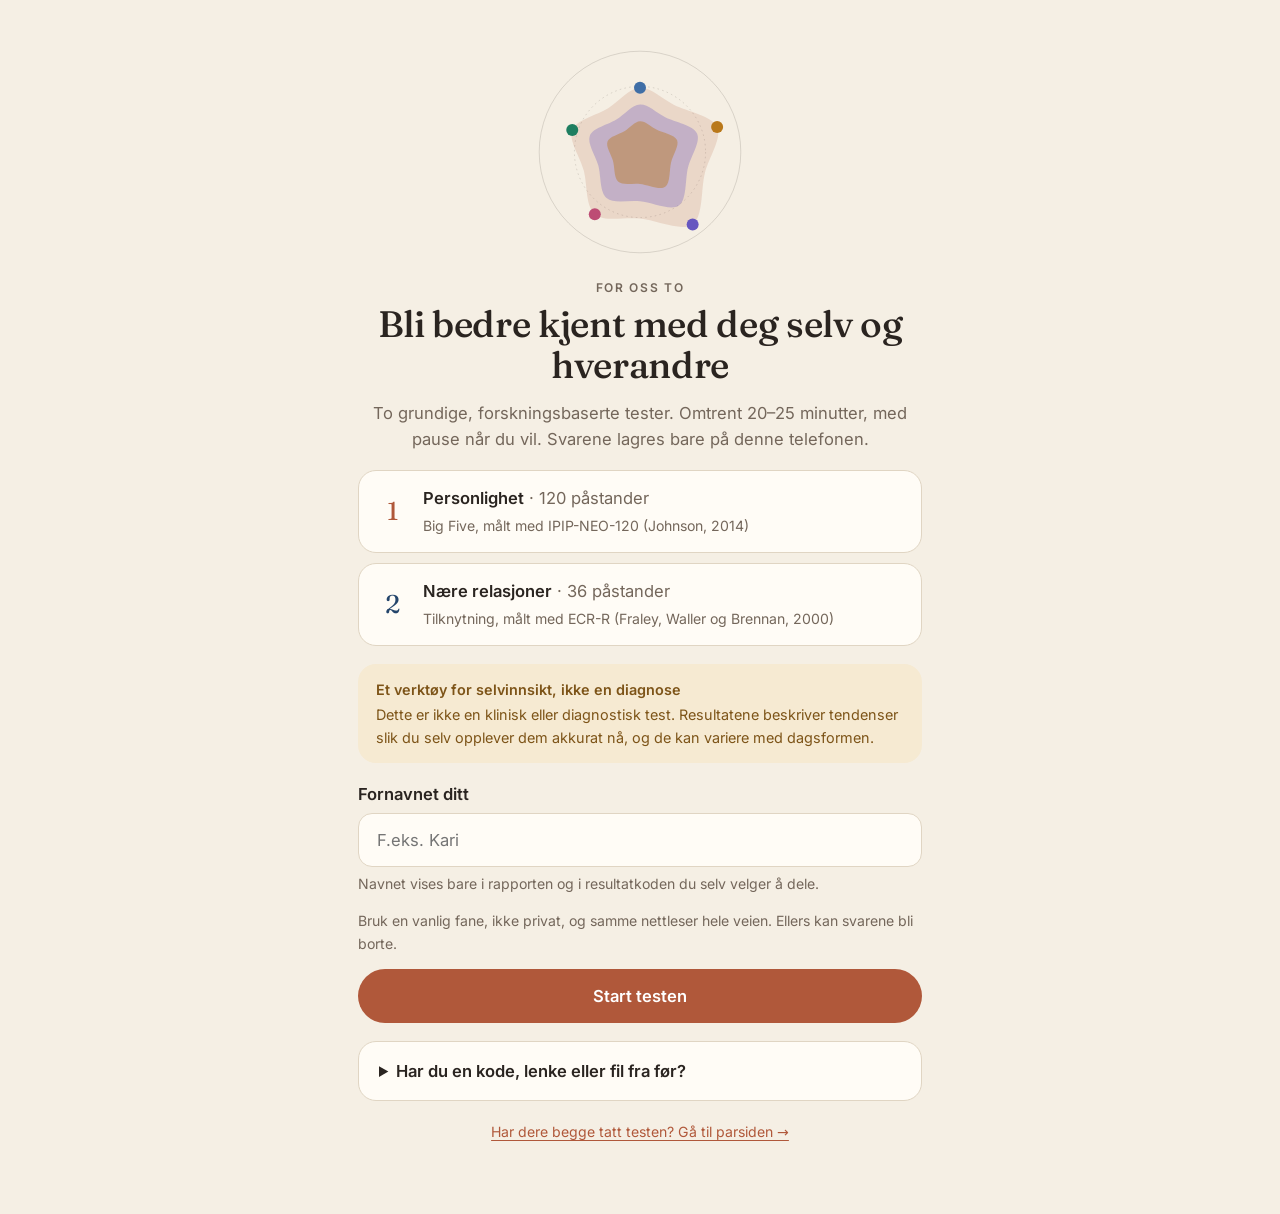
<file: index.html>
<!doctype html>
<html lang="no">
<head>
  <meta charset="utf-8">
  <meta name="robots" content="noindex, nofollow">
  <meta name="viewport" content="width=device-width, initial-scale=1, viewport-fit=cover">
  <meta name="theme-color" content="#f6f3ee">
  <title>Personlighetstest</title>
  <link rel="stylesheet" href="css/stil.css?v=2">
</head>
<body>
<main class="side" id="app">

  <!-- Vises bare når nettleseren ikke lagrer svarene -->
  <div id="lagre-varsel" class="forbehold skjult" role="alert">
    <strong>Nettleseren lagrer ikke svarene dine</strong>
    Lukker du siden, er de borte. Åpne siden i en vanlig fane, eller ta vare på lenken når du er ferdig.
  </div>

  <!-- 1. Forside -->
  <section id="vis-start">
    <div class="hero-figur" id="forside-figur" aria-hidden="true"></div>
    <p class="overlinje sentrert">For oss to</p>
    <h1 class="sentrert" style="font-size:2.3rem">Bli bedre kjent med deg selv og hverandre</h1>
    <p class="sentrert svak">To grundige, forskningsbaserte tester. Omtrent 20–25 minutter, med pause når du vil. Svarene lagres bare på denne telefonen.</p>

    <div class="deler">
      <div class="del-kort"><span class="del-nr">1</span><p><strong>Personlighet</strong> <span class="svak">· 120 påstander</span><br>
      <span class="svak liten">Big Five, målt med IPIP-NEO-120 (Johnson, 2014)</span></p></div>
      <div class="del-kort"><span class="del-nr" style="color:var(--serie-1)">2</span><p><strong>Nære relasjoner</strong> <span class="svak">· 36 påstander</span><br>
      <span class="svak liten">Tilknytning, målt med ECR-R (Fraley, Waller og Brennan, 2000)</span></p></div>
    </div>

    <div class="forbehold">
      <strong>Et verktøy for selvinnsikt, ikke en diagnose</strong>
      Dette er ikke en klinisk eller diagnostisk test. Resultatene beskriver tendenser slik du selv opplever dem akkurat nå, og de kan variere med dagsformen.
    </div>

    <div id="fortsett-boks" class="kort skjult">
      <p style="margin-bottom:10px"><strong>Du har en test på gang.</strong><br><span class="svak" id="fortsett-tekst"></span></p>
      <div class="knapper">
        <button class="knapp" id="knapp-fortsett">Fortsett der du slapp</button>
        <button class="knapp sekundar" id="knapp-start-pa-nytt">Start på nytt</button>
      </div>
    </div>

    <div id="ferdig-boks" class="kort skjult">
      <p style="margin-bottom:10px"><strong>Du har tatt testen.</strong></p>
      <div class="knapper">
        <a class="knapp" id="lenke-se-resultat" href="resultat.html">Se resultatet ditt</a>
        <button class="knapp sekundar" id="knapp-ta-vare">Ta vare på resultatet</button>
        <button class="knapp sekundar" id="knapp-ta-pa-nytt">Ta testen på nytt</button>
      </div>
    </div>

    <div id="ny-boks">
      <label for="navn">Fornavnet ditt</label>
      <input type="text" id="navn" autocomplete="given-name" maxlength="30" placeholder="F.eks. Kari">
      <p class="svak liten" style="margin-top:6px">Navnet vises bare i rapporten og i resultatkoden du selv velger å dele.</p>
      <p class="svak liten">Bruk en vanlig fane, ikke privat, og samme nettleser hele veien. Ellers kan svarene bli borte.</p>
      <div class="knapper">
        <button class="knapp" id="knapp-start">Start testen</button>
      </div>
    </div>

    <details id="hent-boks" class="kort hent">
      <summary>Har du en kode, lenke eller fil fra før?</summary>
      <label for="hent-kode">Lim inn koden eller lenken</label>
      <textarea id="hent-kode" rows="3" autocomplete="off" autocapitalize="off" spellcheck="false" placeholder="F.eks. 1a7c…-Kari"></textarea>
      <p class="feilmelding" id="hent-feil" aria-live="polite"></p>
      <p id="hent-husk-rad" class="hent-husk"><label><input type="checkbox" id="hent-husk"> Dette er mitt resultat. Husk det i denne nettleseren.</label></p>
      <div class="knapper">
        <button class="knapp" id="knapp-hent">Åpne resultatet</button>
        <label class="knapp sekundar" for="hent-fil">Velg lagret fil</label>
        <input type="file" id="hent-fil" class="skjult-felt" accept=".txt,text/plain">
      </div>
    </details>

    <p class="sentrert liten" style="margin-top:20px"><a href="par.html">Har dere begge tatt testen? Gå til parsiden →</a></p>
    <p class="sentrert liten svak" id="demo-lenker"></p>
  </section>

  <!-- 2. Innledning til en del -->
  <section id="vis-intro" class="skjult">
    <div class="fremdrift"><div class="fremdrift-spor"><div class="fremdrift-fyll" id="intro-fyll"></div></div></div>
    <p class="intro-tall" id="intro-tall" aria-hidden="true"></p>
    <p class="overlinje" id="intro-del"></p>
    <h1 id="intro-tittel"></h1>
    <p id="intro-instruks" class="svak" style="font-size:1.05rem"></p>
    <div class="knapper"><button class="knapp" id="knapp-intro-videre">Start</button></div>
    <div class="navigasjon"><button class="knapp lenke" id="knapp-intro-tilbake">← Tilbake</button><span></span></div>
  </section>

  <!-- 3. Én påstand om gangen -->
  <section id="vis-sporsmal" class="skjult">
    <div class="fremdrift">
      <div class="fremdrift-tekst"><span id="fremdrift-del"></span><span id="fremdrift-tall"></span></div>
      <div class="fremdrift-spor"><div class="fremdrift-fyll" id="fremdrift-fyll"></div></div>
      <p class="oppmuntring" id="oppmuntring" aria-live="polite"></p>
    </div>
    <p class="pastand" id="pastand" aria-live="polite"></p>
    <div id="svarvalg"></div>
    <div class="navigasjon">
      <button class="knapp lenke" id="knapp-tilbake">← Forrige</button>
      <button class="knapp lenke" id="knapp-pause">Ta pause</button>
    </div>
  </section>

  <!-- 4. Ferdig -->
  <section id="vis-ferdig" class="skjult">
    <div class="hero-figur" id="ferdig-figur" aria-hidden="true"></div>
    <div class="sentrert"><p class="overlinje">Ferdig</p><h1>Takk, <span id="ferdig-navn"></span>!</h1></div>
    <p>Du har svart på alle 156 påstandene. Resultatet ditt er klart.</p>
    <div id="lagre-boks" class="kort uthevet"></div>
    <div class="knapper"><a class="knapp" id="lenke-resultat" href="resultat.html">Se resultatet ditt</a></div>

    <h2>Del med partneren din</h2>
    <p class="svak">Denne koden er hele resultatet ditt, i komprimert form. Den inneholder ikke svarene dine på enkeltpåstander. Den forlater bare telefonen hvis du selv sender den.</p>
    <p class="kode" id="resultatkode"></p>
    <div class="knapper">
      <button class="knapp sekundar" id="knapp-kopier-kode">Kopier koden</button>
      <button class="knapp sekundar" id="knapp-del-lenke">Del lenke til resultatet</button>
    </div>
    <p class="svak liten" id="kopier-melding" aria-live="polite"></p>
  </section>

  <noscript><p>Denne siden trenger JavaScript.</p></noscript>
</main>

<script src="data/ipip-neo-120.js"></script>
<script src="data/ecr-r.js"></script>
<script src="js/skaring.js"></script>
<script src="js/kode.js?v=2"></script>
<script src="js/lagring.js?v=2"></script>
<script src="js/del.js?v=2"></script>
<script src="js/testdata.js"></script>
<script src="js/diagrammer.js"></script>
<script src="js/testflyt.js?v=2"></script>
</body>
</html>
</file>
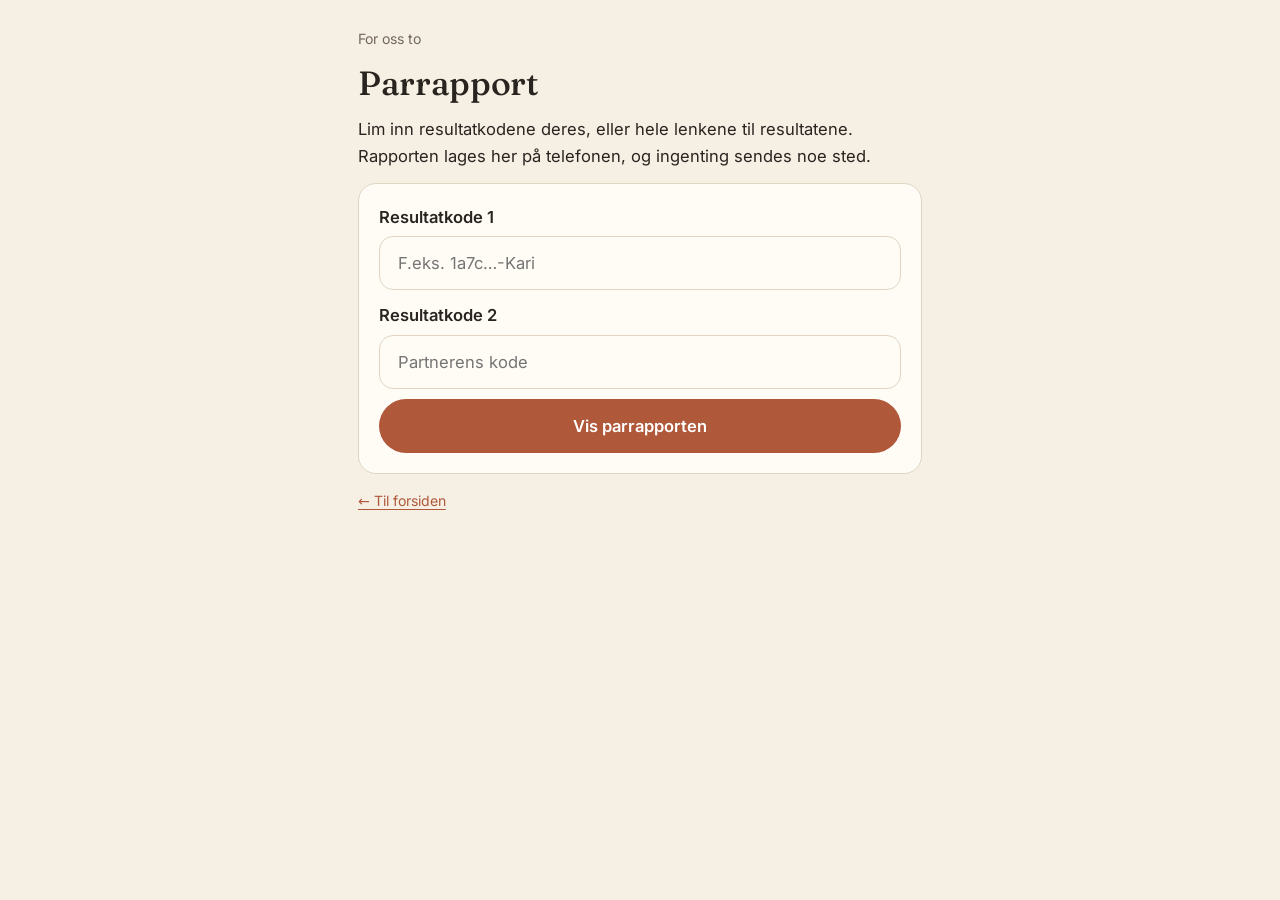
<file: par.html>
<!doctype html>
<html lang="no">
<head>
  <meta charset="utf-8">
  <meta name="robots" content="noindex, nofollow">
  <meta name="viewport" content="width=device-width, initial-scale=1">
  <meta name="theme-color" content="#f6f3ee">
  <title>Parrapport</title>
  <link rel="stylesheet" href="css/stil.css?v=2">
</head>
<body>
<main class="side rapport">

  <!-- Legg inn kodene -->
  <section id="vis-inndata" class="skjult">
    <p class="svak liten">For oss to</p>
    <h1>Parrapport</h1>
    <p>Lim inn resultatkodene deres, eller hele lenkene til resultatene. Rapporten lages her på telefonen, og ingenting sendes noe sted.</p>
    <div class="kort">
      <label for="kode1">Resultatkode 1</label>
      <input type="text" id="kode1" autocomplete="off" autocapitalize="off" spellcheck="false" placeholder="F.eks. 1a7c…-Kari">
      <p class="feilmelding" id="feil1" aria-live="polite"></p>
      <label for="kode2" style="margin-top:12px">Resultatkode 2</label>
      <input type="text" id="kode2" autocomplete="off" autocapitalize="off" spellcheck="false" placeholder="Partnerens kode">
      <p class="feilmelding" id="feil2" aria-live="polite"></p>
      <div class="knapper"><button class="knapp" id="knapp-vis">Vis parrapporten</button></div>
    </div>
    <p class="svak liten" id="egen-kode-info"></p>
    <p class="liten"><a href="index.html">← Til forsiden</a></p>
    <p class="liten svak skjult" id="demo-par">Demo: <a href="#" id="lenke-demo-par">vis parrapporten for de fiktive personene Ingrid og Erik</a></p>
  </section>

  <!-- Selve rapporten -->
  <div id="vis-rapport" class="skjult"></div>
</main>

<script src="data/ipip-neo-120.js"></script>
<script src="data/ecr-r.js"></script>
<script src="data/tolkninger.js"></script>
<script src="data/par-tekster.js"></script>
<script src="js/skaring.js"></script>
<script src="js/kode.js?v=2"></script>
<script src="js/tolkning.js"></script>
<script src="js/paranalyse.js"></script>
<script src="data/portretter.js"></script>
<script src="js/portrett.js"></script>
<script src="js/diagrammer.js"></script>
<script src="js/lagring.js?v=2"></script>
<script src="js/del.js?v=2"></script>
<script src="js/testdata.js"></script>
<script src="js/parrapport.js"></script>
</body>
</html>
</file>
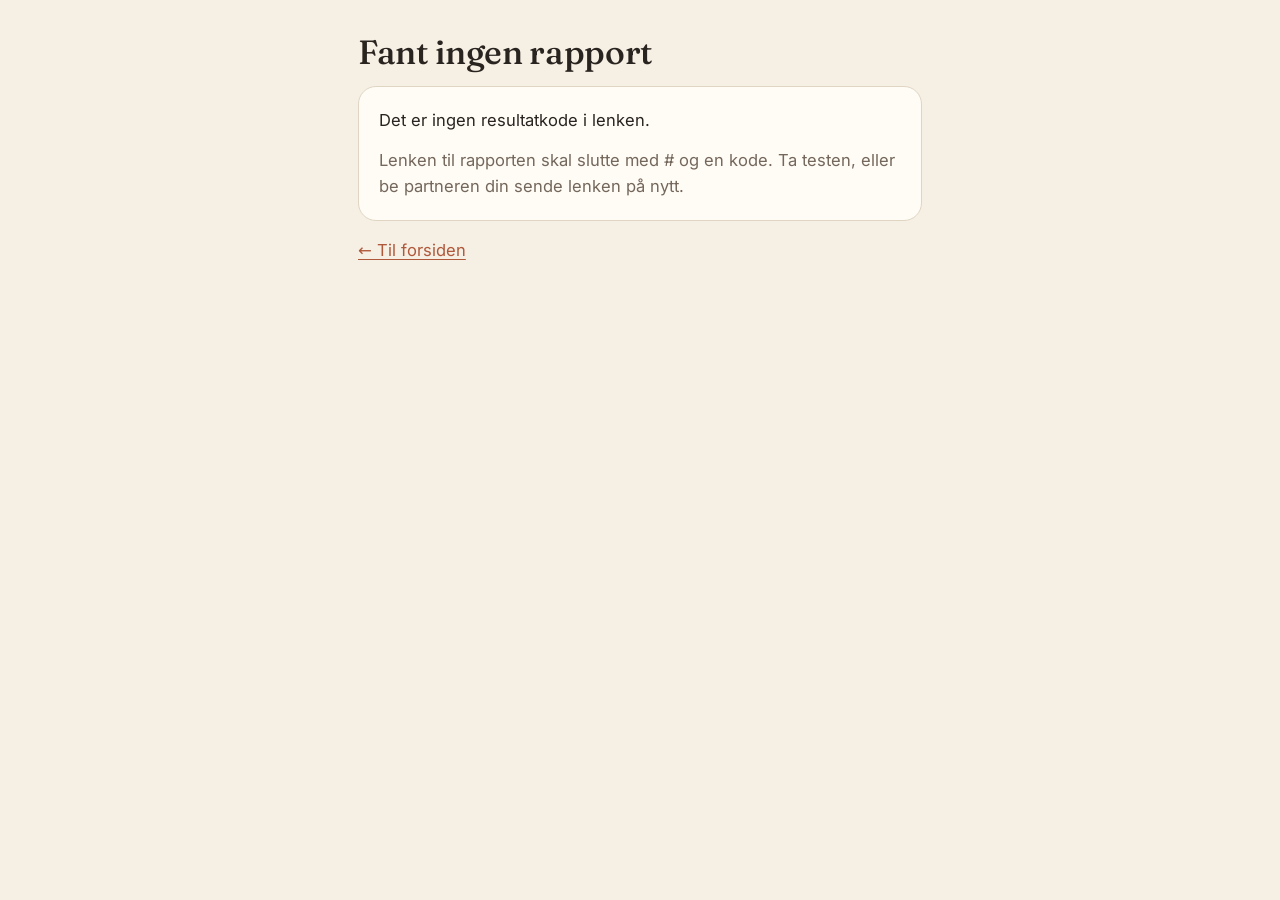
<file: resultat.html>
<!doctype html>
<html lang="no">
<head>
  <meta charset="utf-8">
  <meta name="robots" content="noindex, nofollow">
  <meta name="viewport" content="width=device-width, initial-scale=1">
  <meta name="theme-color" content="#f6f3ee">
  <title>Personlig rapport</title>
  <link rel="stylesheet" href="css/stil.css?v=2">
</head>
<body>
<main class="side rapport" id="rapport">
  <p class="svak">Laster rapporten …</p>
</main>

<script src="data/ipip-neo-120.js"></script>
<script src="data/ecr-r.js"></script>
<script src="data/tolkninger.js"></script>
<script src="js/skaring.js"></script>
<script src="js/kode.js?v=2"></script>
<script src="js/tolkning.js"></script>
<script src="data/portretter.js"></script>
<script src="js/portrett.js"></script>
<script src="js/diagrammer.js"></script>
<script src="js/del.js?v=2"></script>
<script src="js/rapport.js?v=2"></script>
</body>
</html>
</file>
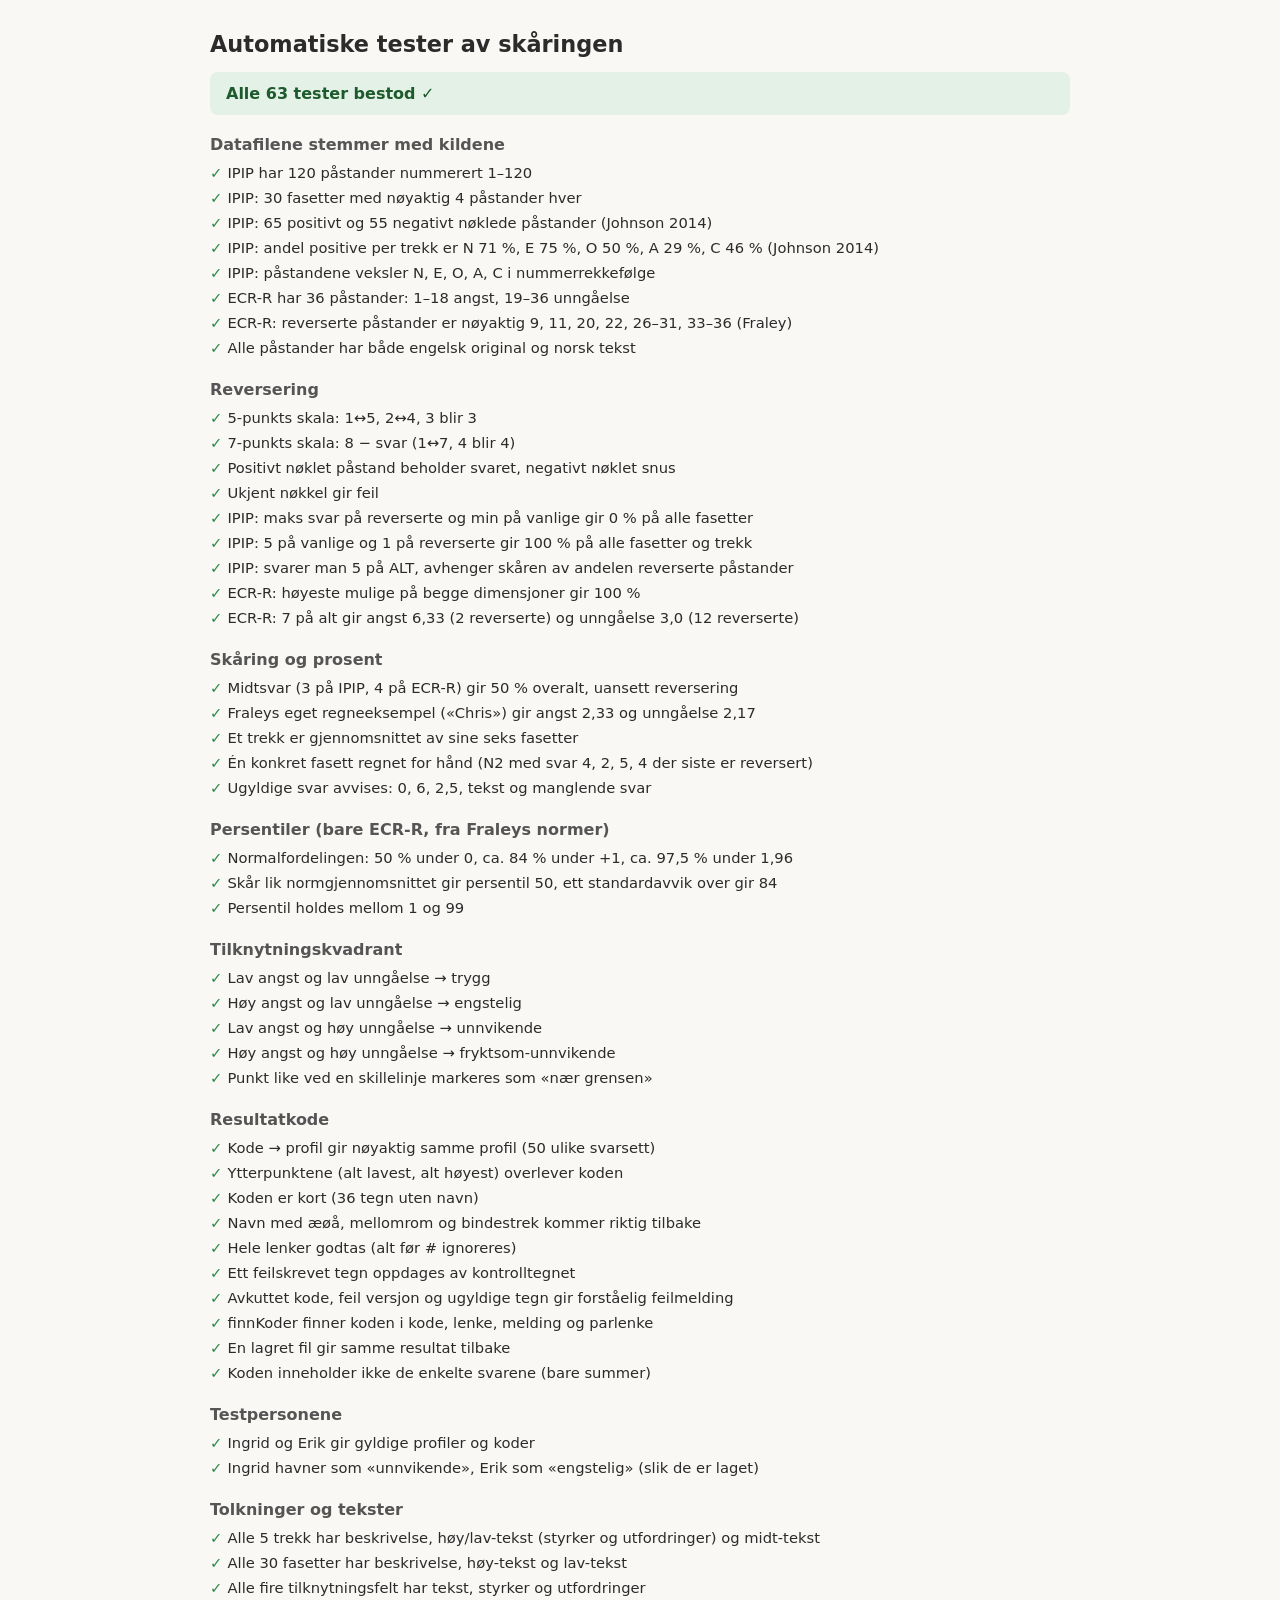
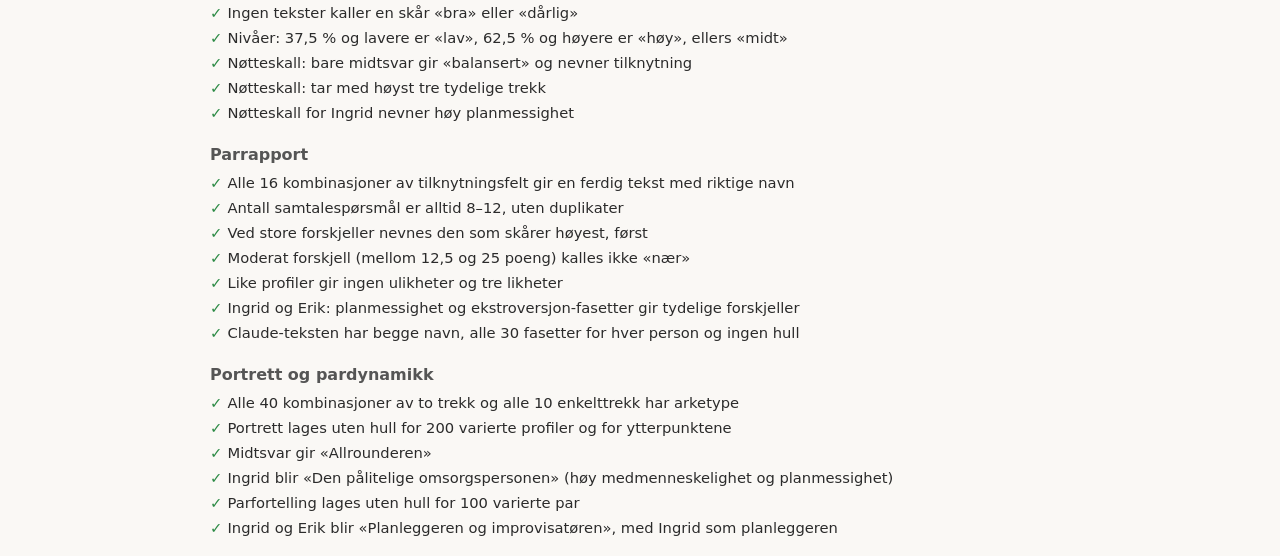
<file: tester.html>
<!doctype html>
<html lang="no">
<head>
  <meta charset="utf-8">
  <meta name="robots" content="noindex, nofollow">
  <meta name="viewport" content="width=device-width, initial-scale=1">
  <title>Tester – Personlighetstest</title>
  <style>
    body { font-family: system-ui, sans-serif; max-width: 860px; margin: 0 auto; padding: 16px; background: #faf8f5; color: #2b2b2b; }
    h1 { font-size: 1.4rem; }
    #oppsummering { padding: 12px 16px; border-radius: 8px; font-weight: 600; margin-bottom: 16px; }
    .alt-ok { background: #e3f1e6; color: #1d5a2c; }
    .noe-feil { background: #f8e1e1; color: #8a1f1f; }
    h2 { font-size: 1rem; margin: 20px 0 6px; color: #555; }
    .test { padding: 4px 0; font-size: .92rem; }
    .ok::before { content: "✓ "; color: #2c8a45; font-weight: 700; }
    .feil::before { content: "✗ "; color: #c0392b; font-weight: 700; }
    .feil { color: #8a1f1f; }
    .detalj { display: block; margin-left: 1.3em; color: #8a1f1f; font-family: ui-monospace, monospace; font-size: .82rem; }
  </style>
</head>
<body>
  <h1>Automatiske tester av skåringen</h1>
  <div id="oppsummering">Kjører …</div>
  <div id="resultater"></div>

  <script src="data/ipip-neo-120.js"></script>
  <script src="data/ecr-r.js"></script>
  <script src="js/skaring.js"></script>
  <script src="js/kode.js?v=2"></script>
  <script src="data/tolkninger.js"></script>
  <script src="js/tolkning.js"></script>
  <script src="data/par-tekster.js"></script>
  <script src="js/paranalyse.js"></script>
  <script src="data/portretter.js"></script>
  <script src="js/portrett.js"></script>
  <script src="js/testdata.js"></script>
  <script src="js/del.js?v=2"></script>
  <script src="js/tester.js?v=2"></script>
</body>
</html>
</file>
<file: css/stil.css>
/* stil.css – felles utseende for alle sidene.
   Retning: «magasin» (varmt papir, serif-overskrifter, luft) + farge per trekk og et personlig fingeravtrykk.
   Alle farger er samlet øverst som variabler. Mørk modus slår seg på automatisk. */

/* ---------- Skrifter (lagret i prosjektet, lisens: SIL OFL, se fonts/) ---------- */
@font-face { font-family: "Fraunces"; src: url("../fonts/fraunces-400.woff2") format("woff2"); font-weight: 400; font-style: normal; font-display: swap; }
@font-face { font-family: "Fraunces"; src: url("../fonts/fraunces-500.woff2") format("woff2"); font-weight: 500 700; font-style: normal; font-display: swap; }
@font-face { font-family: "Fraunces"; src: url("../fonts/fraunces-400-italic.woff2") format("woff2"); font-weight: 400; font-style: italic; font-display: swap; }
@font-face { font-family: "Inter"; src: url("../fonts/inter-400.woff2") format("woff2"); font-weight: 400; font-display: swap; }
@font-face { font-family: "Inter"; src: url("../fonts/inter-500.woff2") format("woff2"); font-weight: 500; font-display: swap; }
@font-face { font-family: "Inter"; src: url("../fonts/inter-600.woff2") format("woff2"); font-weight: 600 700; font-display: swap; }

:root {
  --serif: "Fraunces", Georgia, "Times New Roman", serif;
  --sans: "Inter", system-ui, -apple-system, "Segoe UI", Roboto, sans-serif;

  --bakgrunn: #f5efe4;
  --flate: #fffcf6;
  --flate-2: #ebe2d3;
  --tekst: #2a2420;
  --tekst-svak: #74675b;
  --linje: #e0d5c3;
  --aksent: #b0583a;            /* leire */
  --aksent-tekst: #ffffff;
  --aksent-svak: #f3e2d7;
  --varsel: #7d5418;
  --varsel-bg: #f6ead2;
  --radius: 18px;

  /* Én farge per trekk */
  --t-N: #3f6ea6; --t-N-svak: #e2eaf4;
  --t-E: #b9781a; --t-E-svak: #f6e8cf;
  --t-O: #6656c0; --t-O-svak: #e9e6f8;
  --t-A: #bd4c74; --t-A-svak: #f7e3ea;
  --t-C: #1e7e60; --t-C-svak: #dcefe6;
  --t-tk: #8a5a3c; --t-tk-svak: #f1e4da;

  /* To personer i parrapporten */
  --serie-0: #b0583a;
  --serie-1: #24456b;

  --felt-trygg: rgba(30, 126, 96, .10);
  --felt-annet: rgba(120, 100, 80, .05);
  --nivaa-hoy: #e7ddd0; --nivaa-hoy-tekst: #4a3d33;
  --nivaa-lav: #e7ddd0; --nivaa-lav-tekst: #4a3d33;
  --nivaa-midt: #e7ddd0; --nivaa-midt-tekst: #4a3d33;
}

@media (prefers-color-scheme: dark) {
  :root:not([data-theme="light"]) {
    --bakgrunn: #1b1815; --flate: #25211d; --flate-2: #332d28; --tekst: #f0e9de; --tekst-svak: #ada092;
    --linje: #3d3630; --aksent: #e3906d; --aksent-tekst: #1b1815; --aksent-svak: #3d2a21;
    --varsel: #e8c486; --varsel-bg: #352a19;
    --t-N: #86ace0; --t-N-svak: #222f3e; --t-E: #e3b25e; --t-E-svak: #3a2e19;
    --t-O: #aba0f2; --t-O-svak: #2b2742; --t-A: #e88fb0; --t-A-svak: #3c2430;
    --t-C: #64c7a1; --t-C-svak: #1c372d; --t-tk: #d9a07c; --t-tk-svak: #3a2a20;
    --serie-0: #e3906d; --serie-1: #8fb3e0;
    --felt-trygg: rgba(100, 199, 161, .12); --felt-annet: rgba(255, 255, 255, .03);
    --nivaa-hoy: #3a332d; --nivaa-hoy-tekst: #e2d8cb; --nivaa-lav: #3a332d; --nivaa-lav-tekst: #e2d8cb;
    --nivaa-midt: #3a332d; --nivaa-midt-tekst: #e2d8cb;
  }
}
:root[data-theme="dark"] {
  --bakgrunn: #1b1815; --flate: #25211d; --flate-2: #332d28; --tekst: #f0e9de; --tekst-svak: #ada092;
  --linje: #3d3630; --aksent: #e3906d; --aksent-tekst: #1b1815; --aksent-svak: #3d2a21;
  --varsel: #e8c486; --varsel-bg: #352a19;
  --t-N: #86ace0; --t-N-svak: #222f3e; --t-E: #e3b25e; --t-E-svak: #3a2e19;
  --t-O: #aba0f2; --t-O-svak: #2b2742; --t-A: #e88fb0; --t-A-svak: #3c2430;
  --t-C: #64c7a1; --t-C-svak: #1c372d; --t-tk: #d9a07c; --t-tk-svak: #3a2a20;
  --serie-0: #e3906d; --serie-1: #8fb3e0;
  --felt-trygg: rgba(100, 199, 161, .12); --felt-annet: rgba(255, 255, 255, .03);
  --nivaa-hoy: #3a332d; --nivaa-hoy-tekst: #e2d8cb; --nivaa-lav: #3a332d; --nivaa-lav-tekst: #e2d8cb;
  --nivaa-midt: #3a332d; --nivaa-midt-tekst: #e2d8cb;
}

/* Trekkfargen velges med en klasse: .t-N, .t-E … */
.t-N { --t: var(--t-N); --t-svak: var(--t-N-svak); }
.t-E { --t: var(--t-E); --t-svak: var(--t-E-svak); }
.t-O { --t: var(--t-O); --t-svak: var(--t-O-svak); }
.t-A { --t: var(--t-A); --t-svak: var(--t-A-svak); }
.t-C { --t: var(--t-C); --t-svak: var(--t-C-svak); }
.t-tk { --t: var(--t-tk); --t-svak: var(--t-tk-svak); }

/* ---------- Grunnlag ---------- */
* { box-sizing: border-box; }
html { -webkit-text-size-adjust: 100%; }
body {
  margin: 0; background: var(--bakgrunn); color: var(--tekst);
  font-family: var(--sans); font-size: 16.5px; line-height: 1.6;
  -webkit-font-smoothing: antialiased;
}
.side { max-width: 600px; margin: 0 auto; padding: 28px 18px 56px; min-height: 100vh; min-height: 100dvh; display: flex; flex-direction: column; }
h1, h2, h3 { font-family: var(--serif); font-weight: 500; letter-spacing: -.01em; }
h1 { font-size: 2.1rem; line-height: 1.12; margin: 6px 0 14px; }
h2 { font-size: 1.45rem; line-height: 1.2; margin: 28px 0 10px; }
h3 { font-size: 1.1rem; margin: 18px 0 6px; }
p { margin: 0 0 14px; }
.svak { color: var(--tekst-svak); }
.liten { font-size: .88rem; }
a { color: var(--aksent); text-underline-offset: 3px; }
em { font-style: italic; }

.overlinje { font-size: .75rem; font-weight: 600; letter-spacing: .14em; text-transform: uppercase; color: var(--tekst-svak); margin: 0 0 6px; }
.kapittel { display: flex; align-items: baseline; gap: 12px; margin: 44px 0 14px; padding-top: 18px; border-top: 1px solid var(--linje); }
.kapittel-nr { font-family: var(--serif); font-size: .95rem; color: var(--aksent); }
.kapittel h2 { margin: 0; }

.kort { background: var(--flate); border: 1px solid var(--linje); border-radius: var(--radius); padding: 20px; margin-bottom: 16px; }
.kort.uthevet { background: var(--aksent-svak); border-color: transparent; }
.kort.uthevet p:last-child { margin-bottom: 0; }
.kort-tittel { margin: 0 0 8px; }
.forbehold { background: var(--varsel-bg); color: var(--varsel); border-radius: var(--radius); padding: 14px 18px; font-size: .9rem; margin: 18px 0; }
.forbehold strong { display: block; margin-bottom: 2px; }

.sitat { font-family: var(--serif); font-style: italic; font-size: 1.3rem; line-height: 1.45; margin: 18px 0; padding-left: 16px; border-left: 3px solid var(--aksent); }

/* ---------- Knapper og skjema ---------- */
.knapp {
  display: inline-flex; align-items: center; justify-content: center; gap: 8px;
  width: 100%; min-height: 54px; padding: 12px 22px; border-radius: 999px; border: 1px solid transparent;
  background: var(--aksent); color: var(--aksent-tekst); font: inherit; font-weight: 600;
  cursor: pointer; text-decoration: none; transition: transform .08s ease, opacity .15s ease, background .15s ease;
}
.knapp:active { transform: scale(.98); }
.knapp.sekundar { background: transparent; color: var(--tekst); border-color: var(--linje); }
.knapp.lenke { background: none; border: none; color: var(--tekst-svak); min-height: 44px; width: auto; padding: 8px 4px; font-weight: 500; }
.knapper { display: grid; gap: 10px; margin-top: 10px; }
input[type="text"] {
  width: 100%; min-height: 54px; padding: 12px 18px; font: inherit; border-radius: 14px;
  border: 1px solid var(--linje); background: var(--flate); color: var(--tekst);
}
input[type="text"]:focus, .knapp:focus-visible, .svar:focus-visible, summary:focus-visible { outline: 3px solid var(--aksent-svak); outline-offset: 2px; }
label { display: block; font-weight: 600; margin-bottom: 6px; }
.feilmelding { color: #b4442f; font-size: .88rem; margin: 6px 0 0; }
.feilmelding:empty { display: none; }

/* Hent et lagret resultat på forsiden */
.hent { margin-top: 18px; padding: 16px 20px; }
.hent summary { cursor: pointer; font-weight: 600; }
.hent[open] summary { margin-bottom: 14px; }
.hent textarea { width: 100%; padding: 12px 18px; font: inherit; border-radius: 14px; border: 1px solid var(--linje); background: var(--bakgrunn); color: var(--tekst); resize: vertical; }
.hent textarea:focus, .skjult-felt:focus-visible { outline: 3px solid var(--aksent-svak); outline-offset: 2px; }
.hent .knapp { margin-bottom: 0; }
.hent-husk { margin: 10px 0 0; }
.hent-husk label { display: flex; gap: 10px; align-items: flex-start; font-weight: 400; }
.hent-husk input { width: 22px; height: 22px; flex: none; margin: 2px 0 0; accent-color: var(--aksent); }
.skjult-felt { position: absolute; width: 1px; height: 1px; opacity: 0; overflow: hidden; }
#lagre-boks [data-melding]:empty { display: none; }

/* ---------- Forside ---------- */
.hero-figur { display: flex; justify-content: center; margin: 4px 0 6px; }
.hero-figur svg { width: min(240px, 70vw); height: auto; }
.deler { display: grid; gap: 10px; margin: 18px 0; }
.del-kort { display: grid; grid-template-columns: auto 1fr; gap: 14px; align-items: center; padding: 14px 16px; background: var(--flate); border: 1px solid var(--linje); border-radius: var(--radius); }
.del-nr { font-family: var(--serif); font-size: 1.6rem; color: var(--aksent); width: 2ch; text-align: center; }
.del-kort p { margin: 0; }

/* ---------- Testflyt ---------- */
.fremdrift { margin-bottom: 14px; }
.fremdrift-tekst { display: flex; justify-content: space-between; font-size: .8rem; color: var(--tekst-svak); margin-bottom: 8px; letter-spacing: .02em; }
.fremdrift-spor { height: 4px; background: var(--flate-2); border-radius: 99px; overflow: hidden; }
.fremdrift-fyll { height: 100%; background: var(--del-farge, var(--aksent)); border-radius: 99px; transition: width .35s ease; }
.del-2 { --del-farge: var(--serie-1); }
.oppmuntring { min-height: 1.4em; font-family: var(--serif); font-style: italic; color: var(--aksent); font-size: .98rem; margin: 6px 0 0; transition: opacity .3s ease; }
.pastand { font-family: var(--serif); font-size: 1.65rem; line-height: 1.3; font-weight: 400; margin: 18px 0 28px; min-height: 4em; display: flex; align-items: center; }
.inn { animation: inn .32s ease both; }
@keyframes inn { from { opacity: 0; transform: translateY(8px); } to { opacity: 1; transform: none; } }
@media (prefers-reduced-motion: reduce) { .inn { animation: none; } }
.svarliste { display: grid; gap: 9px; }
.svar {
  min-height: 54px; padding: 12px 18px; width: 100%; text-align: left; border-radius: 14px;
  border: 1px solid var(--linje); background: var(--flate); color: var(--tekst); font: inherit; cursor: pointer;
  transition: background .12s ease, border-color .12s ease, transform .08s ease;
}
.svar:hover { border-color: var(--aksent); }
.svar:active { transform: scale(.985); }
.svar.valgt { background: var(--aksent); border-color: var(--aksent); color: var(--aksent-tekst); font-weight: 600; }
.del-2 .svar.valgt { background: var(--serie-1); border-color: var(--serie-1); color: var(--flate); }
.skala7 { display: grid; grid-template-columns: repeat(7, 1fr); gap: 6px; }
.skala7 .svar { text-align: center; padding: 10px 0; font-weight: 600; min-height: 56px; border-radius: 12px; }
.skala7-ankere { display: flex; justify-content: space-between; font-size: .82rem; color: var(--tekst-svak); margin-top: 10px; }
.navigasjon { display: flex; justify-content: space-between; align-items: center; margin-top: auto; padding-top: 24px; }
.intro-tall { font-family: var(--serif); font-size: 4.5rem; line-height: 1; color: var(--del-farge, var(--aksent)); margin: 10px 0 0; }

.kode { font-family: ui-monospace, "Cascadia Mono", Consolas, monospace; font-size: .92rem; word-break: break-all; background: var(--flate-2); padding: 14px; border-radius: 12px; user-select: all; }
.skjult { display: none !important; }
.sentrert { text-align: center; }

/* ---------- Rapport: topp ---------- */
.rapport { display: block; }
.rapport-topp { text-align: center; margin-bottom: 8px; }
.rapport-topp .hero-figur svg { width: min(280px, 78vw); }
.arketype { font-family: var(--serif); font-size: 2.3rem; line-height: 1.08; margin: 4px 0 12px; }
.rapport-topp .ingress { font-size: 1.05rem; color: var(--tekst-svak); max-width: 34em; margin: 0 auto; }
.notteskall { margin: 0 0 12px; padding-left: 1.2em; }
.notteskall li { margin-bottom: 6px; }
.portrett-del h3 { font-family: var(--sans); font-size: .78rem; font-weight: 600; letter-spacing: .12em; text-transform: uppercase; color: var(--tekst-svak); margin: 22px 0 6px; }
.portrett-del p { font-size: 1.02rem; }

/* ---------- Skala med ord i begge ender ---------- */
.spektrum { margin: 6px 0 2px; }
.spektrum-poler { display: flex; justify-content: space-between; gap: 10px; font-size: .8rem; color: var(--tekst-svak); margin-bottom: 7px; }
.spektrum-poler span:last-child { text-align: right; }
.spektrum-spor { position: relative; height: 6px; border-radius: 99px; background: var(--flate-2); }
.spektrum-fyll { position: absolute; left: 0; top: 0; bottom: 0; border-radius: 99px; background: var(--t, var(--aksent)); opacity: .35; }
.spektrum-midt { position: absolute; left: 50%; top: -3px; bottom: -3px; width: 1px; background: var(--tekst-svak); opacity: .35; }
.spektrum-merke { position: absolute; top: 50%; width: 16px; height: 16px; margin: -8px 0 0 -8px; border-radius: 50%; background: var(--t, var(--aksent)); box-shadow: 0 0 0 3px var(--flate); }
.spektrum-merke.serie-0 { background: var(--serie-0); }
.spektrum-merke.serie-1 { background: var(--serie-1); }
.spektrum.stor .spektrum-spor { height: 8px; }
.spektrum.stor .spektrum-merke { width: 20px; height: 20px; margin: -10px 0 0 -10px; }
.spektrum.stor .spektrum-poler { font-size: .9rem; color: var(--tekst); font-weight: 500; }

/* ---------- De fem trekkene ---------- */
.trekk-oversikt { display: grid; gap: 18px; margin: 8px 0 10px; }
.trekk-oversikt a { color: inherit; text-decoration: none; display: block; }
.trekk-oversikt .navn { display: flex; justify-content: space-between; align-items: baseline; margin-bottom: 4px; }
.trekk-oversikt .navn strong { font-family: var(--serif); font-weight: 500; font-size: 1.12rem; color: var(--t); }
.trekk-oversikt .navn span { font-size: .85rem; color: var(--tekst-svak); font-variant-numeric: tabular-nums; }

.trekk { margin: 26px 0; padding: 22px 20px; background: var(--flate); border-radius: var(--radius); border: 1px solid var(--linje); border-top: 5px solid var(--t); }
.trekk-hode { display: flex; justify-content: space-between; align-items: flex-start; gap: 12px; margin-bottom: 12px; }
.trekk-hode h2, .trekk-hode h3 { margin: 0; }
.trekk-hode .undertittel { font-size: .85rem; color: var(--tekst-svak); margin: 2px 0 0; }
.trekk-skaar { text-align: right; white-space: nowrap; }
.stort-tall { font-family: var(--serif); font-size: 2.3rem; line-height: 1; color: var(--t, var(--tekst)); }
.merkelapp { display: inline-block; font-size: .72rem; font-weight: 600; letter-spacing: .04em; padding: 3px 10px; border-radius: 99px; margin-top: 6px; background: var(--t-svak, var(--flate-2)); color: var(--t, var(--tekst)); }
.to-kolonner { display: grid; gap: 4px 20px; margin-top: 8px; }
.to-kolonner h3 { font-family: var(--sans); font-size: .78rem; font-weight: 600; letter-spacing: .1em; text-transform: uppercase; color: var(--t, var(--tekst-svak)); margin: 12px 0 4px; }
.to-kolonner p { margin-bottom: 6px; }
@media (min-width: 540px) { .to-kolonner { grid-template-columns: 1fr 1fr; } }

.fasett-tittel { font-family: var(--sans); font-size: .78rem; font-weight: 600; letter-spacing: .12em; text-transform: uppercase; color: var(--tekst-svak); margin: 22px 0 4px; }
.fasetter { display: grid; }
.fasett { border-bottom: 1px solid var(--linje); }
.fasett:last-child { border-bottom: none; }
.fasett summary { list-style: none; cursor: pointer; padding: 12px 0 10px; }
.fasett summary::-webkit-details-marker { display: none; }
.fasett-rad { display: flex; justify-content: space-between; align-items: baseline; gap: 10px; margin-bottom: 2px; }
.fasett-navn { font-weight: 500; }
.fasett-tall { font-size: .85rem; color: var(--tekst-svak); font-variant-numeric: tabular-nums; white-space: nowrap; }
.fasett-tall::after { content: "  +"; color: var(--t, var(--aksent)); font-weight: 600; }
.fasett[open] .fasett-tall::after { content: "  –"; }
.fasett > p { margin: 0 0 12px; }

/* ---------- SVG-diagrammer ---------- */
.radar, .tilknytning { width: 100%; height: auto; display: block; }
.tilknytning { max-width: 440px; margin: 0 auto; }
.diagram-kort { padding: 14px 10px; }
.rutenett { fill: none; stroke: var(--linje); stroke-width: 1; }
.rutenett.midt { stroke: var(--tekst-svak); stroke-opacity: .35; stroke-dasharray: 3 3; }
.akse { fill: var(--tekst); font-family: var(--sans); font-size: 14px; font-weight: 600; }
.akse.t-N, .akse.t-E, .akse.t-O, .akse.t-A, .akse.t-C { fill: var(--t); }
.akse-verdi { fill: var(--tekst-svak); font-weight: 500; }
.akse-tall { fill: var(--tekst-svak); font-size: 10px; font-family: var(--sans); }
.flate { stroke-width: 2.2; stroke-linejoin: round; }
.flate.serie-0 { fill: var(--serie-0); fill-opacity: .16; stroke: var(--serie-0); }
.flate.serie-1 { fill: var(--serie-1); fill-opacity: .16; stroke: var(--serie-1); }
.prikk.serie-0, .punkt.serie-0 { fill: var(--serie-0); }
.prikk.serie-1, .punkt.serie-1 { fill: var(--serie-1); }
.prikk.t-N, .prikk.t-E, .prikk.t-O, .prikk.t-A, .prikk.t-C { fill: var(--t); }
.punkt { stroke: var(--flate); stroke-width: 2.5; }
.punkt-glorie { fill-opacity: .18; }
.punkt-glorie.serie-0 { fill: var(--serie-0); }
.punkt-glorie.serie-1 { fill: var(--serie-1); }
.punkt-navn { font-family: var(--sans); font-size: 13px; font-weight: 700; paint-order: stroke; stroke: var(--flate); stroke-width: 4px; }
.punkt-navn.serie-0 { fill: var(--serie-0); }
.punkt-navn.serie-1 { fill: var(--serie-1); }
.felt { fill: var(--felt-annet); }
.felt-trygg { fill: var(--felt-trygg); }
.felt-navn { fill: var(--tekst-svak); font-family: var(--sans); font-size: 10.5px; font-weight: 600; letter-spacing: .08em; text-transform: uppercase; }
.skille { stroke: var(--tekst-svak); stroke-opacity: .5; stroke-dasharray: 4 3; }
.ramme { fill: none; stroke: var(--linje); }

/* Fingeravtrykk */
.avtrykk-lag.serie-0 { fill: var(--serie-0); }
.avtrykk-lag.serie-1 { fill: var(--serie-1); }
.avtrykk-lag.t-N, .avtrykk-lag.t-E, .avtrykk-lag.t-O, .avtrykk-lag.t-A, .avtrykk-lag.t-C { fill: var(--t); }
.avtrykk-prikk.t-N, .avtrykk-prikk.t-E, .avtrykk-prikk.t-O, .avtrykk-prikk.t-A, .avtrykk-prikk.t-C { fill: var(--t); }
.avtrykk-strek { fill: none; stroke: var(--tekst); stroke-opacity: .18; stroke-width: 1; }

/* ---------- Diverse ---------- */
.kilder { margin-top: 36px; border-top: 1px solid var(--linje); padding-top: 14px; }
.forklaring-farger { display: flex; gap: 18px; flex-wrap: wrap; font-size: .92rem; margin: 6px 0 12px; }
.diagram-kort .forklaring-farger, .rapport-topp .forklaring-farger { justify-content: center; }
.farge-prikk { display: inline-block; width: 11px; height: 11px; border-radius: 50%; margin-right: 7px; vertical-align: middle; }
.farge-prikk.serie-0 { background: var(--serie-0); }
.farge-prikk.serie-1 { background: var(--serie-1); }

/* Parrapport */
.par-rad { padding: 12px 0; }
.par-rad + .par-rad { border-top: 1px solid var(--linje); }
.par-rad-hode { display: flex; justify-content: space-between; gap: 10px; margin-bottom: 4px; }
.par-tall { font-variant-numeric: tabular-nums; font-weight: 600; white-space: nowrap; font-size: .88rem; }
.tall-serie-0 { color: var(--serie-0); }
.tall-serie-1 { color: var(--serie-1); }
.par-forklaring { margin: 6px 0 12px; }
.par-gruppe { padding: 14px 18px; border-top: 5px solid var(--t, var(--linje)); }
.par-gruppe summary { cursor: pointer; list-style: none; display: flex; justify-content: space-between; align-items: center; }
.par-gruppe summary::-webkit-details-marker { display: none; }
.par-gruppe summary h3 { margin: 0; color: var(--t); }
.par-gruppe[open] summary { margin-bottom: 6px; }
.forskning, .sporsmal { margin: 0; padding-left: 1.3em; }
.forskning li, .sporsmal li { margin-bottom: 12px; }
.forskning li:last-child, .sporsmal li:last-child { margin-bottom: 0; }
.sporsmal li { font-family: var(--serif); font-size: 1.08rem; line-height: 1.45; }
.sporsmal li::marker { color: var(--aksent); }
.claude-forhand { margin-top: 12px; }
.claude-forhand summary { cursor: pointer; color: var(--tekst-svak); }
.claude-forhand textarea { width: 100%; margin-top: 8px; font: .8rem/1.4 ui-monospace, Consolas, monospace; padding: 10px; border-radius: 12px; border: 1px solid var(--linje); background: var(--flate-2); color: var(--tekst); }
.portrett-del .scene h3 { font-family: var(--serif); font-size: 1.25rem; font-weight: 500; text-transform: none; letter-spacing: -.01em; margin: 24px 0 6px; color: var(--t, var(--tekst)); }
</file>
